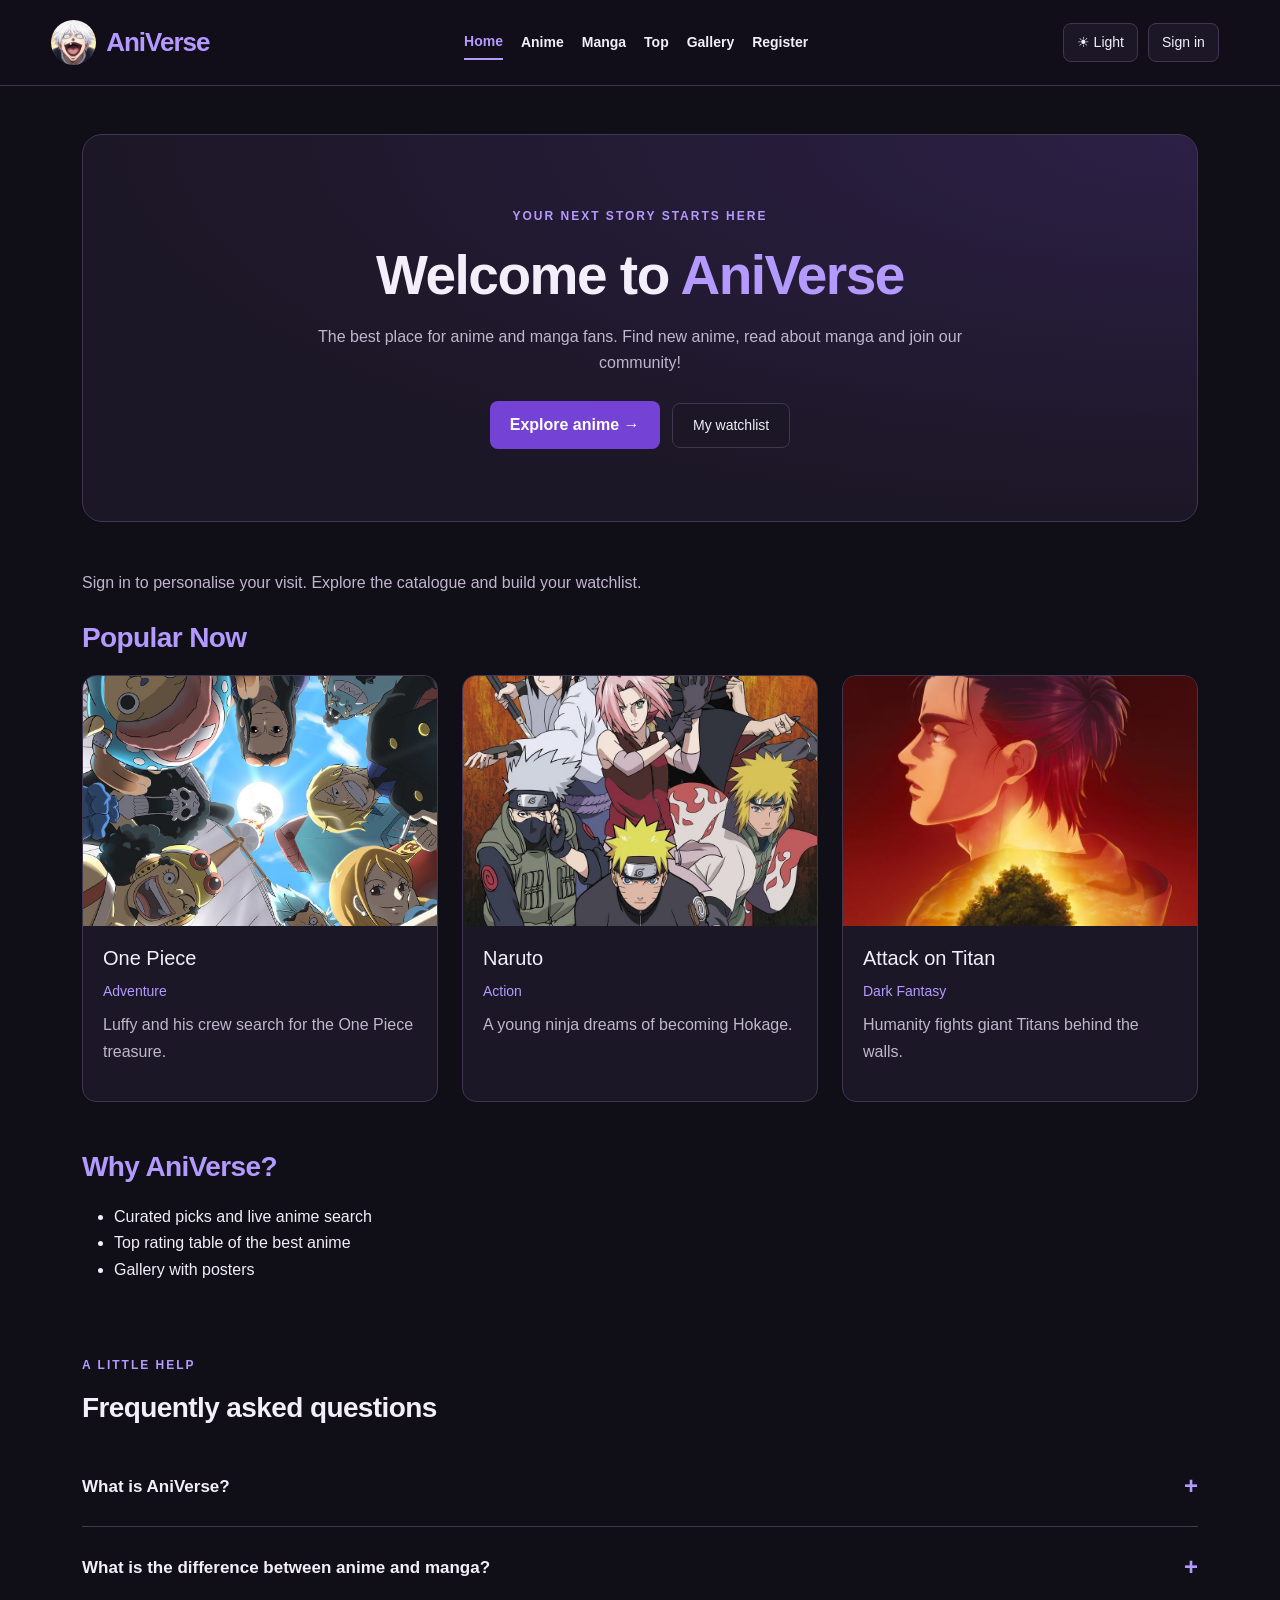
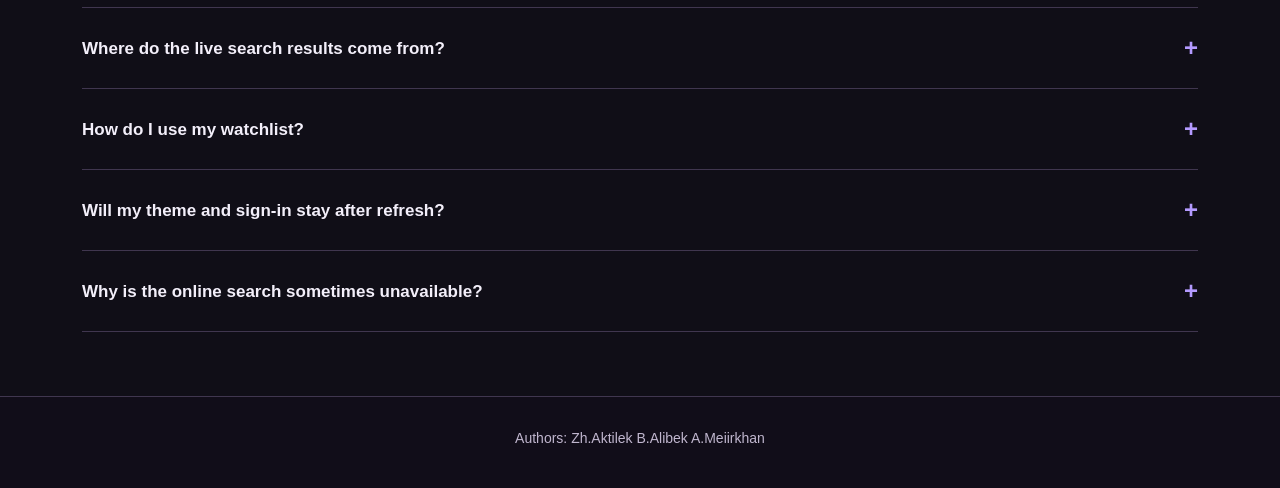
<file: index.html>
<!DOCTYPE html>
<html lang="en">
<head>
    <meta charset="UTF-8">
    <meta name="viewport" content="width=device-width, initial-scale=1.0">
    <title>AniVerse - Home</title>
    <link rel="stylesheet" href="vendor/bootstrap.min.css">
    <script src="js/theme.js"></script>
    <link rel="stylesheet" href="css/style.css">
    <link rel="stylesheet" href="css/final.css">
</head>
<body>
    <a class="skip-link" href="#mainContent">Skip to content</a>

    <header class="header">
        <a href="index.html" class="logo">
            <img src="images/logo.jpg" alt="AniVerse logo">
            <span>AniVerse</span>
        </a>
        <nav class="nav" aria-label="Main navigation">
            <a href="index.html" class="active" aria-current="page">Home</a>
            <a href="anime.html">Anime</a>
            <a href="manga.html">Manga</a>
            <a href="top.html">Top</a>
            <a href="gallery.html">Gallery</a>
            <a href="register.html">Register</a>
        </nav>
        <div class="header-actions"><button id="themeToggle" type="button" class="utility-btn">☀ Light</button><a href="signin.html" id="signInLink" class="utility-btn">Sign in</a><span id="userName"></span><button id="signOut" type="button" class="utility-btn" hidden>Sign out</button></div>
    </header>
    <p id="siteNotice" class="site-notice" role="status"></p>

    <main id="mainContent">
        <div class="container">
            <section class="hero text-center mb-5">
                <p class="eyebrow">YOUR NEXT STORY STARTS HERE</p><h1>Welcome to <span class="title">AniVerse</span></h1>
                <p class="mt-3 mb-4">The best place for anime and manga fans. Find new anime, read about manga and join our community!</p>
                <a href="anime.html" class="btn-anime">Explore anime →</a> <a href="top.html" class="utility-btn">My watchlist</a>
            </section>

            <p id="memberWelcome" class="member-welcome"></p>
            <section>
                <h2 class="title">Popular Now</h2>
                <div class="row g-4">
                    <div class="col-12 col-md-6 col-lg-4">
                    <div class="anime-card">
                        <img src="images/one-piece.jpg" alt="One Piece">
                        <div class="info">
                            <h3 class="h5">One Piece</h3>
                            <span class="genre">Adventure</span>
                            <p class="mt-2">Luffy and his crew search for the One Piece treasure.</p>
                        </div>
                    </div>
                    </div>
                    <div class="col-12 col-md-6 col-lg-4">
                    <div class="anime-card">
                        <img src="images/naruto.jpg" alt="Naruto">
                        <div class="info">
                            <h3 class="h5">Naruto</h3>
                            <span class="genre">Action</span>
                            <p class="mt-2">A young ninja dreams of becoming Hokage.</p>
                        </div>
                    </div>
                    </div>
                    <div class="col-12 col-md-6 col-lg-4">
                    <div class="anime-card">
                        <img src="images/attack-on-titan.jpg" alt="Attack on Titan">
                        <div class="info">
                            <h3 class="h5">Attack on Titan</h3>
                            <span class="genre">Dark Fantasy</span>
                            <p class="mt-2">Humanity fights giant Titans behind the walls.</p>
                        </div>
                    </div>
                    </div>
                </div>
            </section>

            <section class="mt-5">
                <h2 class="title">Why AniVerse?</h2>
                <ul>
                    <li>Curated picks and live anime search</li>
                    <li>Top rating table of the best anime</li>
                    <li>Gallery with posters</li>
                </ul>
            </section>
<section class="faq-section mt-5" aria-labelledby="faqTitle"><p class="eyebrow">A LITTLE HELP</p><h2 id="faqTitle">Frequently asked questions</h2><article class="faq-item"><h3><button type="button" class="faq-question" aria-expanded="false" aria-controls="faqAnswer0">What is AniVerse?<span class="faq-indicator" aria-hidden="true">+</span></button></h3><div id="faqAnswer0" class="faq-answer" style="display:none"><p>AniVerse is a student fan website for discovering anime and manga, viewing posters and keeping a watchlist.</p></div></article><article class="faq-item"><h3><button type="button" class="faq-question" aria-expanded="false" aria-controls="faqAnswer1">What is the difference between anime and manga?<span class="faq-indicator" aria-hidden="true">+</span></button></h3><div id="faqAnswer1" class="faq-answer" style="display:none"><p>Anime is animation. Manga is a comic or graphic novel. Some anime adapt stories first published as manga.</p></div></article><article class="faq-item"><h3><button type="button" class="faq-question" aria-expanded="false" aria-controls="faqAnswer2">Where do the live search results come from?<span class="faq-indicator" aria-hidden="true">+</span></button></h3><div id="faqAnswer2" class="faq-answer" style="display:none"><p>Our Discover search uses Kitsu, a public API for anime and manga information. It provides titles, posters, scores and descriptions.</p></div></article><article class="faq-item"><h3><button type="button" class="faq-question" aria-expanded="false" aria-controls="faqAnswer3">How do I use my watchlist?<span class="faq-indicator" aria-hidden="true">+</span></button></h3><div id="faqAnswer3" class="faq-answer" style="display:none"><p>Open the Top page and add an anime title, genre and episode count. You can edit or delete entries, and your list is saved in this browser.</p></div></article><article class="faq-item"><h3><button type="button" class="faq-question" aria-expanded="false" aria-controls="faqAnswer4">Will my theme and sign-in stay after refresh?<span class="faq-indicator" aria-hidden="true">+</span></button></h3><div id="faqAnswer4" class="faq-answer" style="display:none"><p>Yes. Your theme, demo sign-in and watchlist are saved in localStorage in this browser. Clearing browser data removes them.</p></div></article><article class="faq-item"><h3><button type="button" class="faq-question" aria-expanded="false" aria-controls="faqAnswer5">Why is the online search sometimes unavailable?<span class="faq-indicator" aria-hidden="true">+</span></button></h3><div id="faqAnswer5" class="faq-answer" style="display:none"><p>Kitsu needs an internet connection and has request limits. If it fails, read the error message, wait a little and search again.</p></div></article></section>
        </div>
    </main>

    <footer class="footer">
        <p>Authors: Zh.Aktilek B.Alibek A.Meiirkhan</p>
    </footer>

    <script src="vendor/jquery-3.7.1.min.js"></script>
    <script src="js/script.js"></script>
    <script src="js/final.js"></script>

</body>
</html>
</file>
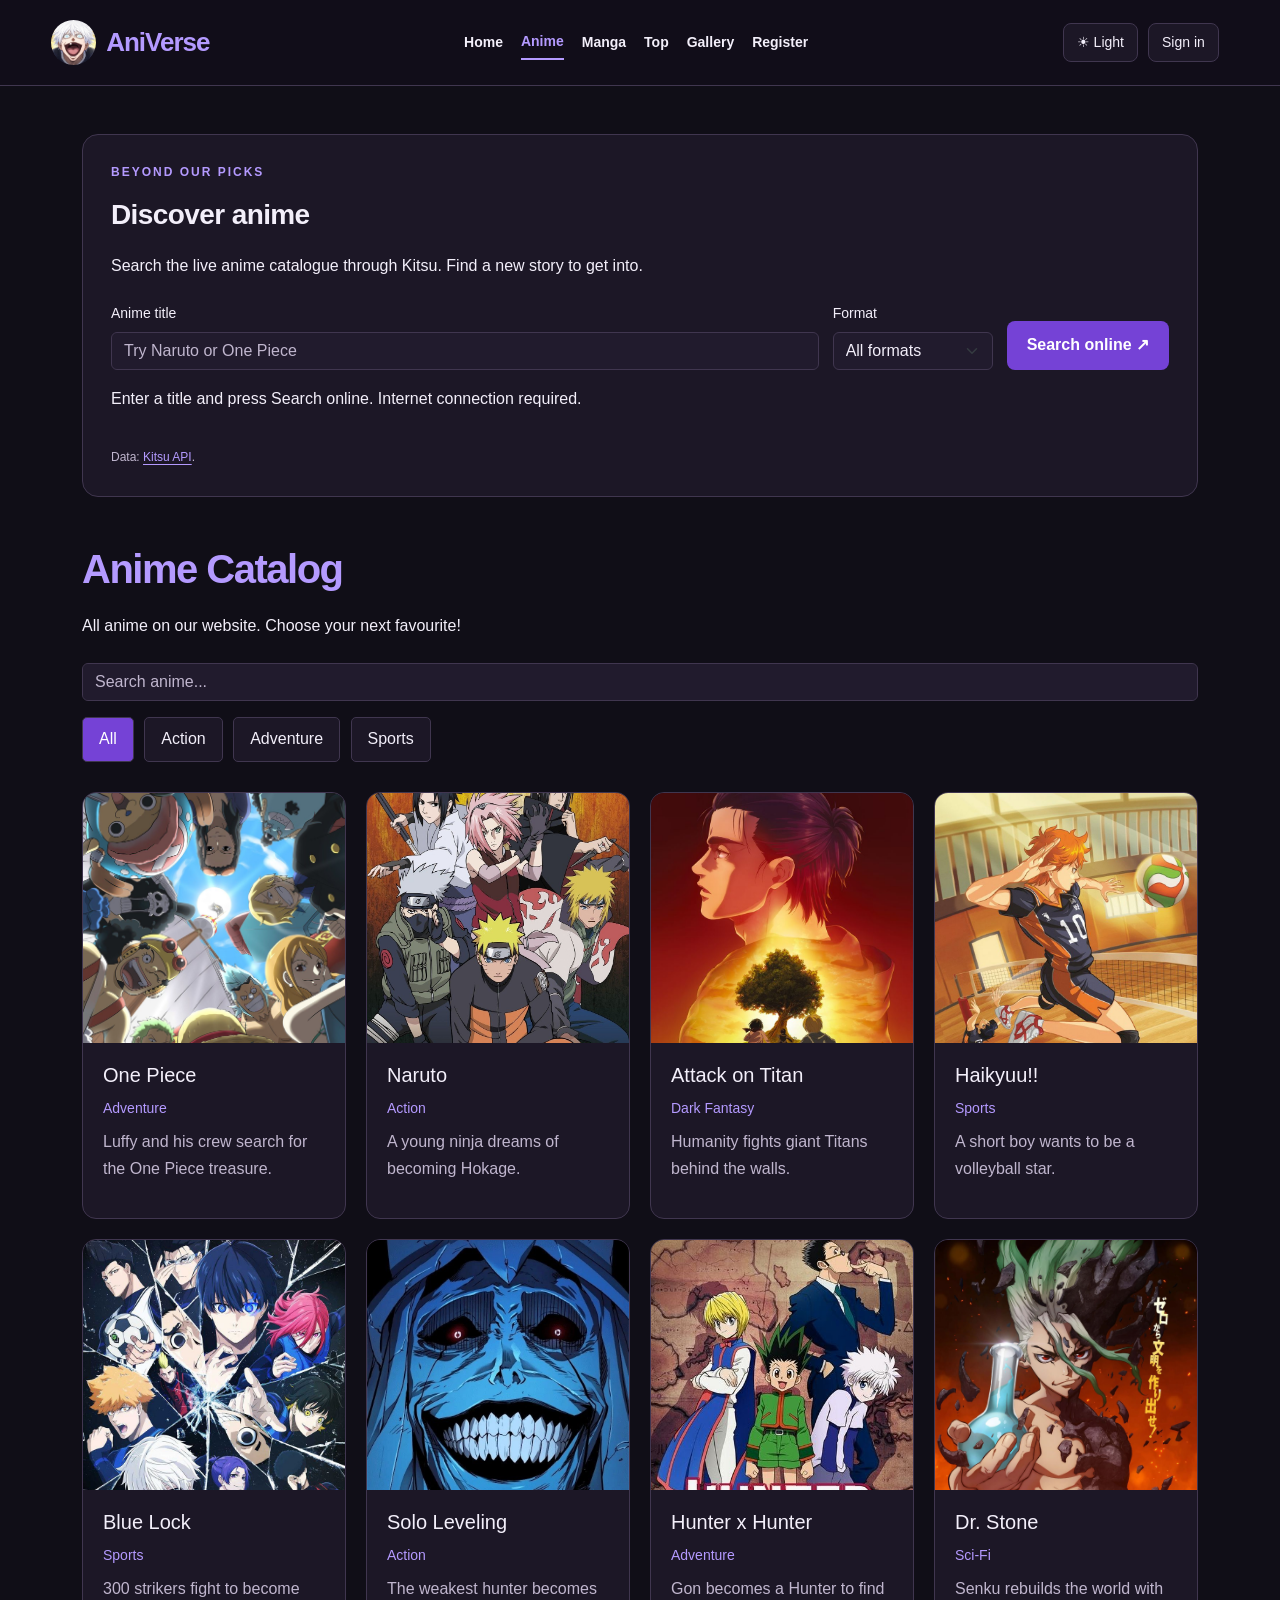
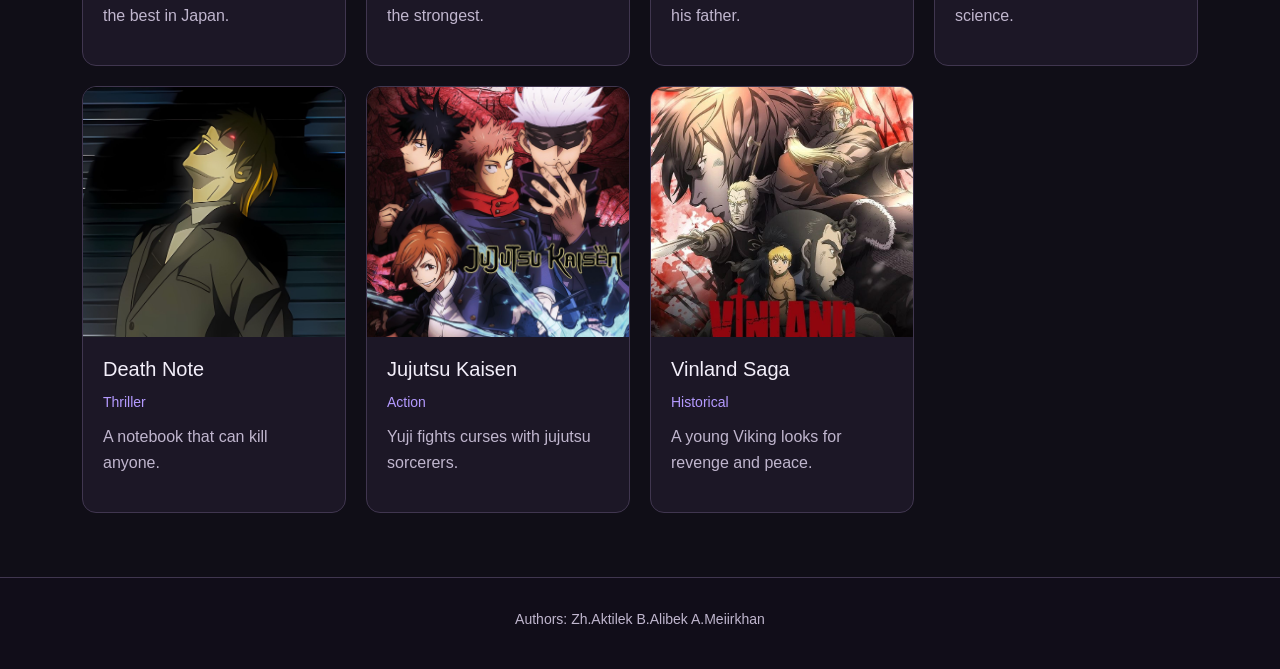
<file: anime.html>
<!DOCTYPE html>
<html lang="en">
<head>
    <meta charset="UTF-8">
    <meta name="viewport" content="width=device-width, initial-scale=1.0">
    <title>AniVerse - Anime</title>
    <link rel="stylesheet" href="vendor/bootstrap.min.css">
    <script src="js/theme.js"></script>
    <link rel="stylesheet" href="css/style.css">
    <link rel="stylesheet" href="css/final.css">
</head>
<body>
    <a class="skip-link" href="#mainContent">Skip to content</a>

    <header class="header">
        <a href="index.html" class="logo">
            <img src="images/logo.jpg" alt="AniVerse logo">
            <span>AniVerse</span>
        </a>
        <nav class="nav" aria-label="Main navigation">
            <a href="index.html">Home</a>
            <a href="anime.html" class="active" aria-current="page">Anime</a>
            <a href="manga.html">Manga</a>
            <a href="top.html">Top</a>
            <a href="gallery.html">Gallery</a>
            <a href="register.html">Register</a>
        </nav>
        <div class="header-actions"><button id="themeToggle" type="button" class="utility-btn">☀ Light</button><a href="signin.html" id="signInLink" class="utility-btn">Sign in</a><span id="userName"></span><button id="signOut" type="button" class="utility-btn" hidden>Sign out</button></div>
    </header>
    <p id="siteNotice" class="site-notice" role="status"></p>

    <main id="mainContent">
        <div class="container">
            <section class="discover-section mb-5" aria-labelledby="discoverTitle">
    <p class="eyebrow">BEYOND OUR PICKS</p><h2 id="discoverTitle">Discover anime</h2>
    <p>Search the live anime catalogue through Kitsu. Find a new story to get into.</p>
    <form id="apiForm" class="api-search">
        <div><label for="apiQuery">Anime title</label><input id="apiQuery" class="form-control" type="search" placeholder="Try Naruto or One Piece" minlength="2" maxlength="100" required></div>
        <div><label for="apiType">Format</label><select id="apiType" class="form-select"><option value="">All formats</option><option value="TV">TV series</option><option value="movie">Movie</option><option value="OVA">OVA</option></select></div>
        <button id="apiSearchButton" type="submit" class="btn-anime">Search online ↗</button>
    </form>
    <p id="apiStatus" role="status" class="mt-3">Enter a title and press Search online. Internet connection required.</p>
    <div id="apiResults" class="anime-grid" aria-busy="false"></div>
    <p class="source-credit">Data: <a href="https://kitsu.docs.apiary.io/" target="_blank" rel="noopener noreferrer">Kitsu API</a>.</p>
</section><h1 class="title">Anime Catalog</h1>
            <p class="mb-4">All anime on our website. Choose your next favourite!</p>

            <div class="search-box mb-4">
                <input type="text" id="searchInput" class="form-control mb-3" placeholder="Search anime...">
                <button class="filter-btn active" data-genre="All">All</button>
                <button class="filter-btn" data-genre="Action">Action</button>
                <button class="filter-btn" data-genre="Adventure">Adventure</button>
                <button class="filter-btn" data-genre="Sports">Sports</button>
            </div>
            <p id="noResults" class="no-results">No anime found.</p>


            <div class="anime-grid" id="animeList">
                    <div class="anime-card">
                    <img src="images/one-piece.jpg" alt="One Piece">
                    <div class="info">
                        <h3 class="h5">One Piece</h3>
                        <span class="genre">Adventure</span>
                        <p class="mt-2">Luffy and his crew search for the One Piece treasure.</p>
                    </div>
                </div>
                    <div class="anime-card">
                    <img src="images/naruto.jpg" alt="Naruto">
                    <div class="info">
                        <h3 class="h5">Naruto</h3>
                        <span class="genre">Action</span>
                        <p class="mt-2">A young ninja dreams of becoming Hokage.</p>
                    </div>
                </div>
                    <div class="anime-card">
                    <img src="images/attack-on-titan.jpg" alt="Attack on Titan">
                    <div class="info">
                        <h3 class="h5">Attack on Titan</h3>
                        <span class="genre">Dark Fantasy</span>
                        <p class="mt-2">Humanity fights giant Titans behind the walls.</p>
                    </div>
                </div>
                    <div class="anime-card">
                    <img src="images/haikyuu.jpg" alt="Haikyuu!!">
                    <div class="info">
                        <h3 class="h5">Haikyuu!!</h3>
                        <span class="genre">Sports</span>
                        <p class="mt-2">A short boy wants to be a volleyball star.</p>
                    </div>
                </div>
                    <div class="anime-card">
                    <img src="images/blue-lock.jpg" alt="Blue Lock">
                    <div class="info">
                        <h3 class="h5">Blue Lock</h3>
                        <span class="genre">Sports</span>
                        <p class="mt-2">300 strikers fight to become the best in Japan.</p>
                    </div>
                </div>
                    <div class="anime-card">
                    <img src="images/solo-leveling.jpg" alt="Solo Leveling">
                    <div class="info">
                        <h3 class="h5">Solo Leveling</h3>
                        <span class="genre">Action</span>
                        <p class="mt-2">The weakest hunter becomes the strongest.</p>
                    </div>
                </div>
                    <div class="anime-card">
                    <img src="images/hunter-x-hunter.jpg" alt="Hunter x Hunter">
                    <div class="info">
                        <h3 class="h5">Hunter x Hunter</h3>
                        <span class="genre">Adventure</span>
                        <p class="mt-2">Gon becomes a Hunter to find his father.</p>
                    </div>
                </div>
                    <div class="anime-card">
                    <img src="images/dr-stone.jpg" alt="Dr. Stone">
                    <div class="info">
                        <h3 class="h5">Dr. Stone</h3>
                        <span class="genre">Sci-Fi</span>
                        <p class="mt-2">Senku rebuilds the world with science.</p>
                    </div>
                </div>
                    <div class="anime-card">
                    <img src="images/death-note.jpg" alt="Death Note">
                    <div class="info">
                        <h3 class="h5">Death Note</h3>
                        <span class="genre">Thriller</span>
                        <p class="mt-2">A notebook that can kill anyone.</p>
                    </div>
                </div>
                    <div class="anime-card">
                    <img src="images/jujutsu-kaisen.jpg" alt="Jujutsu Kaisen">
                    <div class="info">
                        <h3 class="h5">Jujutsu Kaisen</h3>
                        <span class="genre">Action</span>
                        <p class="mt-2">Yuji fights curses with jujutsu sorcerers.</p>
                    </div>
                </div>
                    <div class="anime-card">
                    <img src="images/vinland-saga.jpg" alt="Vinland Saga">
                    <div class="info">
                        <h3 class="h5">Vinland Saga</h3>
                        <span class="genre">Historical</span>
                        <p class="mt-2">A young Viking looks for revenge and peace.</p>
                    </div>
                </div>
            </div>
        </div>
    </main>

    <footer class="footer">
        <p>Authors: Zh.Aktilek B.Alibek A.Meiirkhan</p>
    </footer>

    <script src="vendor/jquery-3.7.1.min.js"></script>
    <script src="js/script.js"></script>
    <script src="js/final.js"></script>

</body>
</html>
</file>
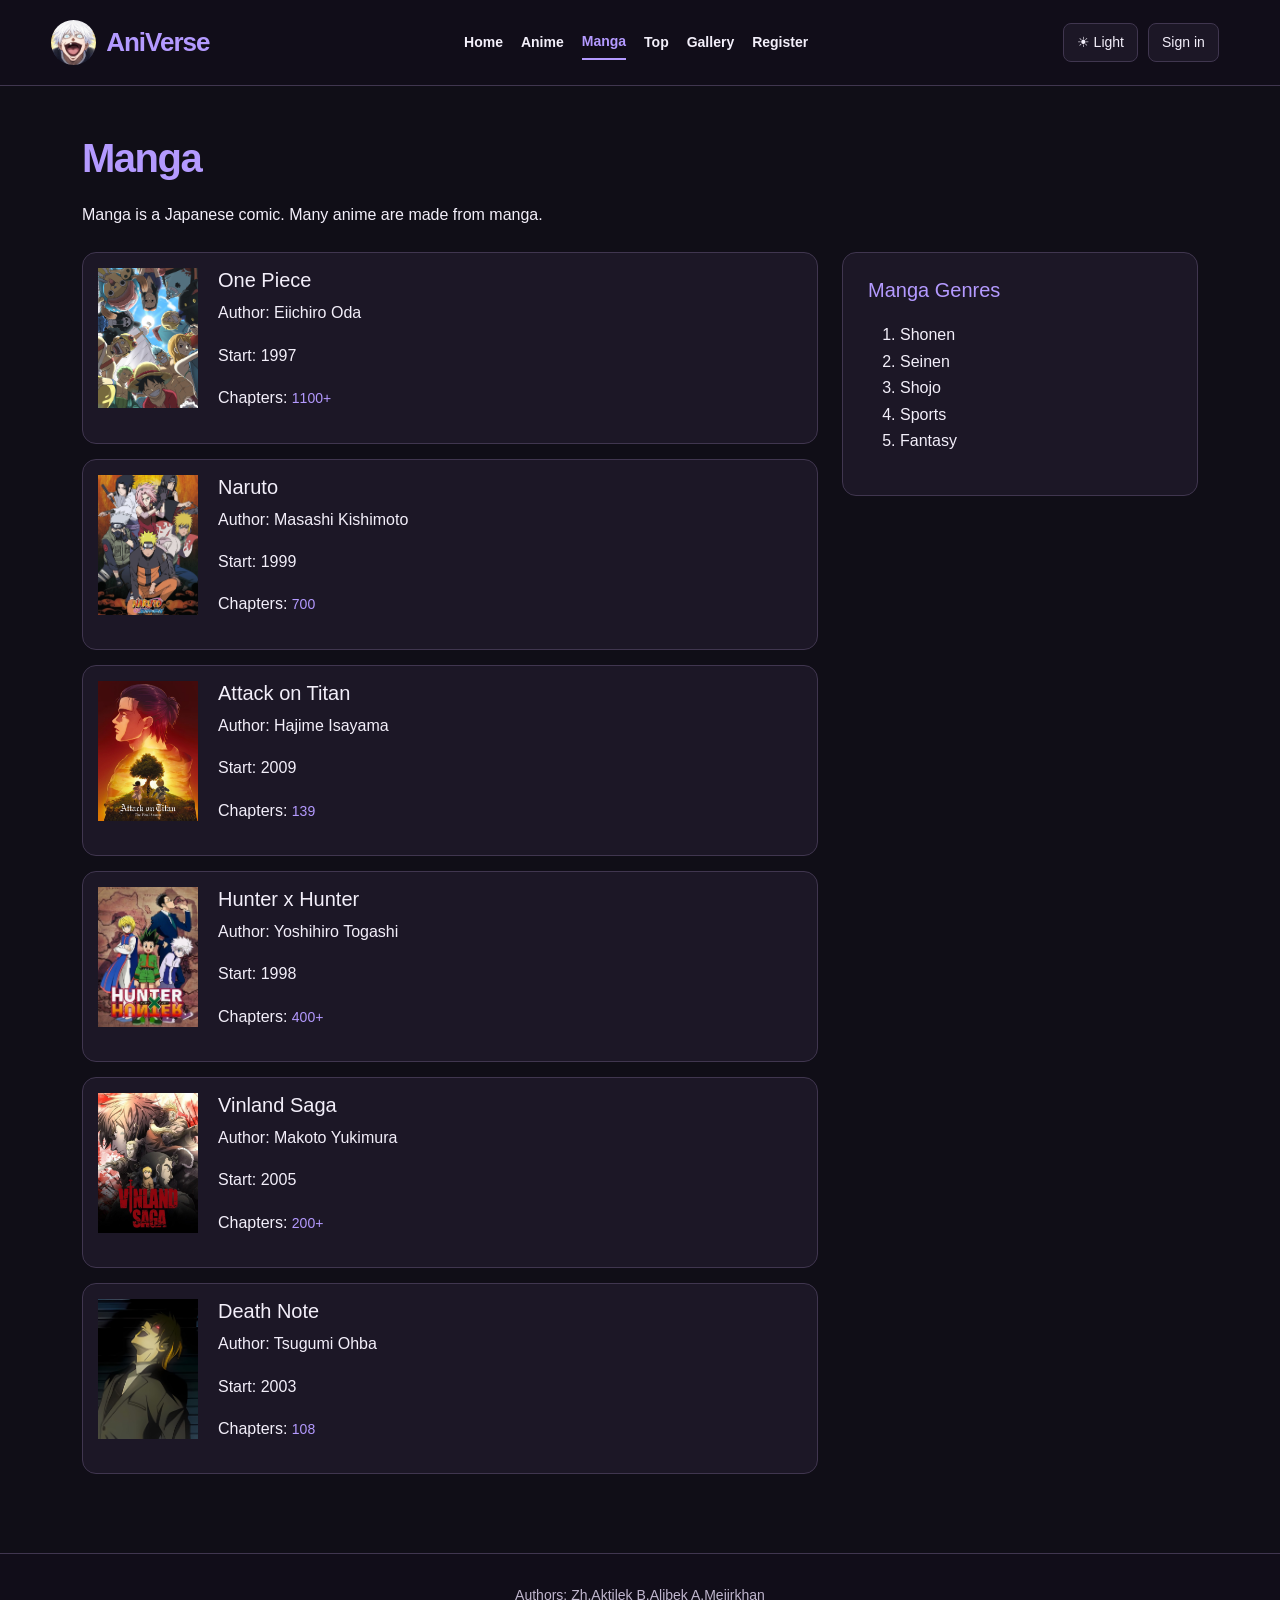
<file: manga.html>
<!DOCTYPE html>
<html lang="en">
<head>
    <meta charset="UTF-8">
    <meta name="viewport" content="width=device-width, initial-scale=1.0">
    <title>AniVerse - Manga</title>
    <link rel="stylesheet" href="vendor/bootstrap.min.css">
    <script src="js/theme.js"></script>
    <link rel="stylesheet" href="css/style.css">
    <link rel="stylesheet" href="css/final.css">
</head>
<body>
    <a class="skip-link" href="#mainContent">Skip to content</a>

    <header class="header">
        <a href="index.html" class="logo">
            <img src="images/logo.jpg" alt="AniVerse logo">
            <span>AniVerse</span>
        </a>
        <nav class="nav" aria-label="Main navigation">
            <a href="index.html">Home</a>
            <a href="anime.html">Anime</a>
            <a href="manga.html" class="active" aria-current="page">Manga</a>
            <a href="top.html">Top</a>
            <a href="gallery.html">Gallery</a>
            <a href="register.html">Register</a>
        </nav>
        <div class="header-actions"><button id="themeToggle" type="button" class="utility-btn">☀ Light</button><a href="signin.html" id="signInLink" class="utility-btn">Sign in</a><span id="userName"></span><button id="signOut" type="button" class="utility-btn" hidden>Sign out</button></div>
    </header>
    <p id="siteNotice" class="site-notice" role="status"></p>

    <main id="mainContent">
        <div class="container">
            <h1 class="title">Manga</h1>
            <p class="mb-4">Manga is a Japanese comic. Many anime are made from manga.</p>

            <div class="row">
                <div class="col-12 col-lg-8">
                    <div class="manga-item">
                        <img src="images/one-piece.jpg" alt="One Piece">
                        <div>
                            <h3 class="h5">One Piece</h3>
                            <p>Author: Eiichiro Oda</p>
                            <p>Start: 1997</p>
                            <p>Chapters: <span class="genre">1100+</span></p>
                        </div>
                    </div>
                    <div class="manga-item">
                        <img src="images/naruto.jpg" alt="Naruto">
                        <div>
                            <h3 class="h5">Naruto</h3>
                            <p>Author: Masashi Kishimoto</p>
                            <p>Start: 1999</p>
                            <p>Chapters: <span class="genre">700</span></p>
                        </div>
                    </div>
                    <div class="manga-item">
                        <img src="images/attack-on-titan.jpg" alt="Attack on Titan">
                        <div>
                            <h3 class="h5">Attack on Titan</h3>
                            <p>Author: Hajime Isayama</p>
                            <p>Start: 2009</p>
                            <p>Chapters: <span class="genre">139</span></p>
                        </div>
                    </div>
                    <div class="manga-item">
                        <img src="images/hunter-x-hunter.jpg" alt="Hunter x Hunter">
                        <div>
                            <h3 class="h5">Hunter x Hunter</h3>
                            <p>Author: Yoshihiro Togashi</p>
                            <p>Start: 1998</p>
                            <p>Chapters: <span class="genre">400+</span></p>
                        </div>
                    </div>
                    <div class="manga-item">
                        <img src="images/vinland-saga.jpg" alt="Vinland Saga">
                        <div>
                            <h3 class="h5">Vinland Saga</h3>
                            <p>Author: Makoto Yukimura</p>
                            <p>Start: 2005</p>
                            <p>Chapters: <span class="genre">200+</span></p>
                        </div>
                    </div>
                    <div class="manga-item">
                        <img src="images/death-note.jpg" alt="Death Note">
                        <div>
                            <h3 class="h5">Death Note</h3>
                            <p>Author: Tsugumi Ohba</p>
                            <p>Start: 2003</p>
                            <p>Chapters: <span class="genre">108</span></p>
                        </div>
                    </div>
                </div>

                <div class="col-12 col-lg-4">
                    <div class="form-box">
                        <h3 class="h5 title">Manga Genres</h3>
                        <ol>
                            <li>Shonen</li>
                            <li>Seinen</li>
                            <li>Shojo</li>
                            <li>Sports</li>
                            <li>Fantasy</li>
                        </ol>
                    </div>
                </div>
            </div>
        </div>
    </main>

    <footer class="footer">
        <p>Authors: Zh.Aktilek B.Alibek A.Meiirkhan</p>
    </footer>

    <script src="vendor/jquery-3.7.1.min.js"></script>
    <script src="js/script.js"></script>
    <script src="js/final.js"></script>

</body>
</html>
</file>
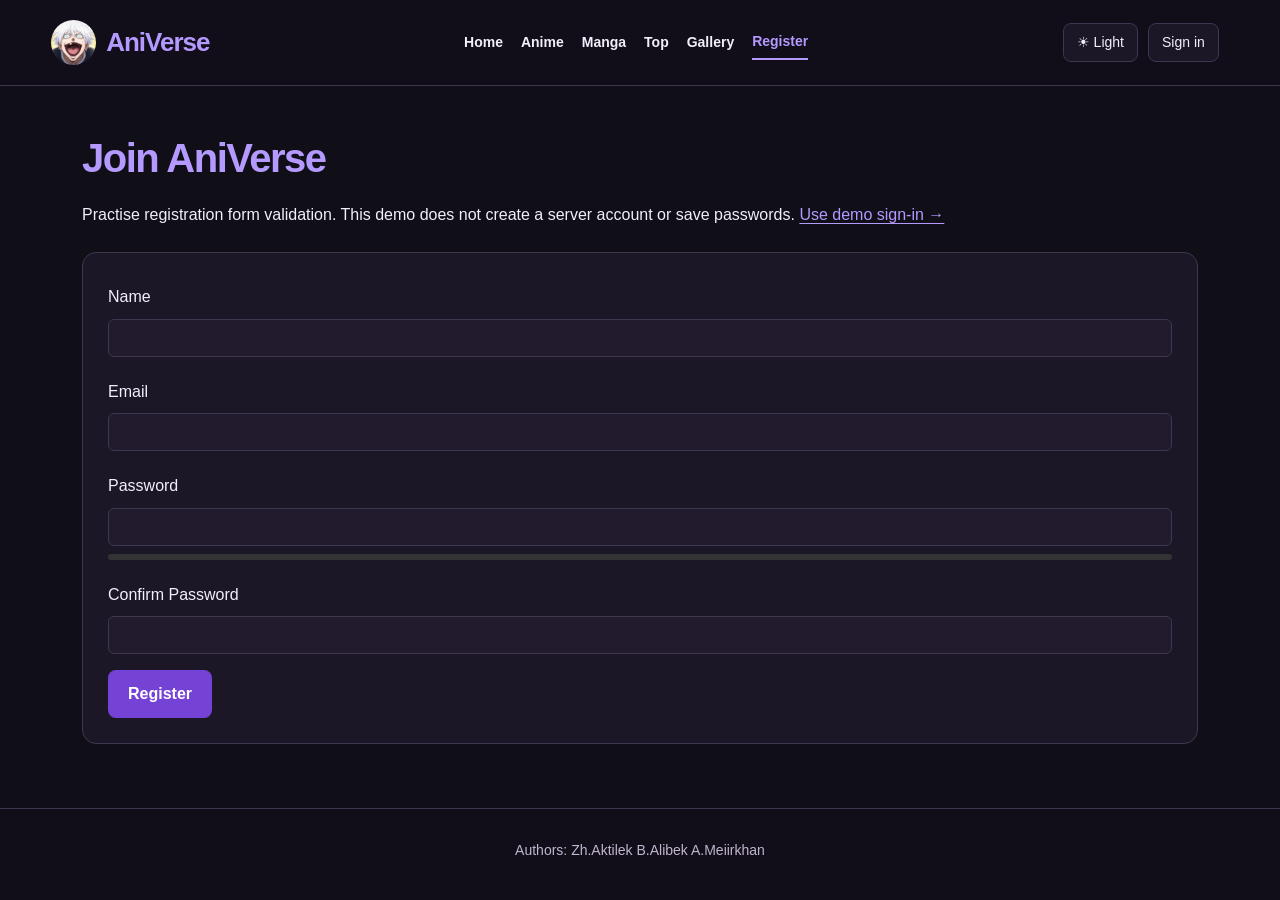
<file: register.html>
<!DOCTYPE html>
<html lang="en">
<head>
    <meta charset="UTF-8">
    <meta name="viewport" content="width=device-width, initial-scale=1.0">
    <title>AniVerse - Register</title>
    <link rel="stylesheet" href="vendor/bootstrap.min.css">
    <script src="js/theme.js"></script>
    <link rel="stylesheet" href="css/style.css">
    <link rel="stylesheet" href="css/final.css">
</head>
<body>
    <a class="skip-link" href="#mainContent">Skip to content</a>

    <header class="header">
        <a href="index.html" class="logo">
            <img src="images/logo.jpg" alt="AniVerse logo">
            <span>AniVerse</span>
        </a>
        <nav class="nav" aria-label="Main navigation">
            <a href="index.html">Home</a>
            <a href="anime.html">Anime</a>
            <a href="manga.html">Manga</a>
            <a href="top.html">Top</a>
            <a href="gallery.html">Gallery</a>
            <a href="register.html" class="active" aria-current="page">Register</a>
        </nav>
        <div class="header-actions"><button id="themeToggle" type="button" class="utility-btn">☀ Light</button><a href="signin.html" id="signInLink" class="utility-btn">Sign in</a><span id="userName"></span><button id="signOut" type="button" class="utility-btn" hidden>Sign out</button></div>
    </header>
    <p id="siteNotice" class="site-notice" role="status"></p>

    <main id="mainContent">
        <div class="container">
            <h1 class="title">Join AniVerse</h1>
            <p class="mb-4">Practise registration form validation. This demo does not create a server account or save passwords. <a class="text-link" href="signin.html">Use demo sign-in →</a></p>

            <form id="registerForm" class="form-box" novalidate>
                <div class="mb-3">
                    <label for="name" class="form-label">Name</label>
                    <input type="text" id="name" class="form-control">
                    <div class="invalid-feedback">Please enter your name.</div>
                </div>

                <div class="mb-3">
                    <label for="email" class="form-label">Email</label>
                    <input type="email" id="email" class="form-control">
                    <div class="invalid-feedback">Please enter a correct email, for example name@mail.com</div>
                </div>

                <div class="mb-3">
                    <label for="password" class="form-label">Password</label>
                    <input type="password" id="password" class="form-control">
                    <div class="invalid-feedback">Password must have at least 6 characters.</div>
                    <div class="strength-bar"><div id="strengthFill"></div></div>
                    <p id="strengthText" class="strength-text"></p>
                </div>

                <div class="mb-3">
                    <label for="confirm" class="form-label">Confirm Password</label>
                    <input type="password" id="confirm" class="form-control">
                    <div class="invalid-feedback">Passwords do not match.</div>
                </div>

                <button type="submit" class="btn-anime">Register</button>
            </form>

            <div id="formAlert" class="alert mt-4" style="display: none;"></div>
        </div>
    </main>

    <footer class="footer">
        <p>Authors: Zh.Aktilek B.Alibek A.Meiirkhan</p>
    </footer>

    <script src="vendor/jquery-3.7.1.min.js"></script>
    <script src="js/script.js"></script>
    <script src="js/final.js"></script>

</body>
</html>
</file>
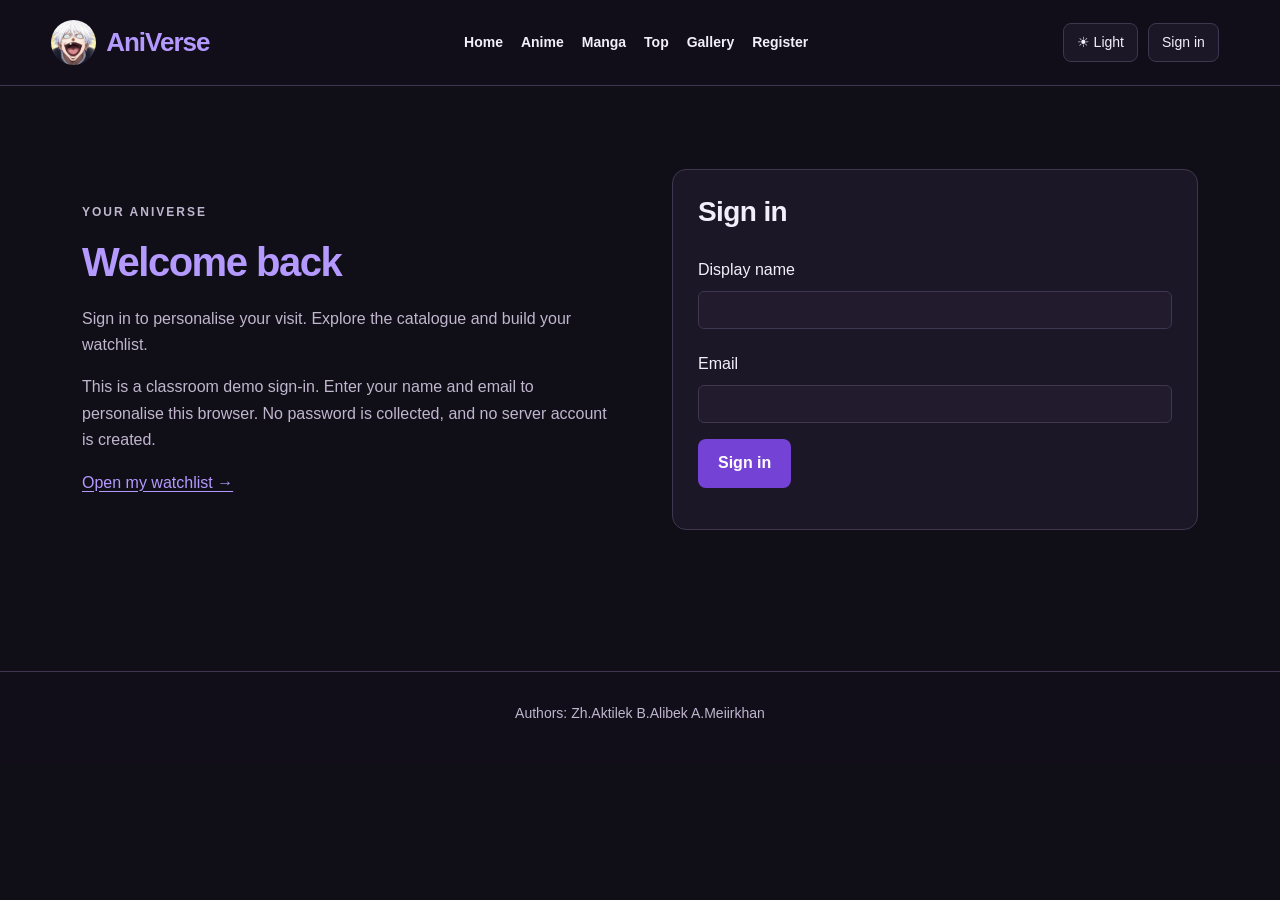
<file: signin.html>
<!DOCTYPE html>
<html lang="en">
<head>
    <meta charset="UTF-8">
    <meta name="viewport" content="width=device-width, initial-scale=1.0">
    <title>AniVerse - Sign in</title>
    <link rel="stylesheet" href="vendor/bootstrap.min.css">
    <script src="js/theme.js"></script>
    <link rel="stylesheet" href="css/style.css">
    <link rel="stylesheet" href="css/final.css">
</head>
<body>
    <a class="skip-link" href="#mainContent">Skip to content</a>

    <header class="header">
        <a href="index.html" class="logo">
            <img src="images/logo.jpg" alt="AniVerse logo">
            <span>AniVerse</span>
        </a>
        <nav class="nav" aria-label="Main navigation">
            <a href="index.html">Home</a>
            <a href="anime.html">Anime</a>
            <a href="manga.html">Manga</a>
            <a href="top.html">Top</a>
            <a href="gallery.html">Gallery</a>
            <a href="register.html">Register</a>
        </nav>
        <div class="header-actions"><button id="themeToggle" type="button" class="utility-btn">☀ Light</button><a href="signin.html" id="signInLink" class="utility-btn">Sign in</a><span id="userName"></span><button id="signOut" type="button" class="utility-btn" hidden>Sign out</button></div>
    </header>
    <p id="siteNotice" class="site-notice" role="status"></p>

    <main id="mainContent"><div class="container account-layout">
        <section><p class="eyebrow">YOUR ANIVERSE</p><h1 class="title">Welcome back</h1>
        <p id="memberWelcome"></p>
        <p>This is a classroom demo sign-in. Enter your name and email to personalise this browser. No password is collected, and no server account is created.</p>
        <a href="top.html" class="text-link">Open my watchlist →</a></section>
        <section class="form-box"><h2>Sign in</h2>
        <form id="loginForm">
            <label for="displayName" class="form-label">Display name</label>
            <input id="displayName" name="displayName" class="form-control mb-3" required minlength="2" maxlength="50" autocomplete="nickname">
            <label for="loginEmail" class="form-label">Email</label>
            <input id="loginEmail" name="loginEmail" type="email" class="form-control mb-3" required maxlength="254" autocomplete="email">
            <button type="submit" class="btn-anime">Sign in</button>
            <p id="loginStatus" role="status" class="mt-3"></p>
        </form></section>
    </div></main>

    <footer class="footer">
        <p>Authors: Zh.Aktilek B.Alibek A.Meiirkhan</p>
    </footer>

    <script src="vendor/jquery-3.7.1.min.js"></script>
    <script src="js/script.js"></script>
    <script src="js/final.js"></script>

</body>
</html>
</file>
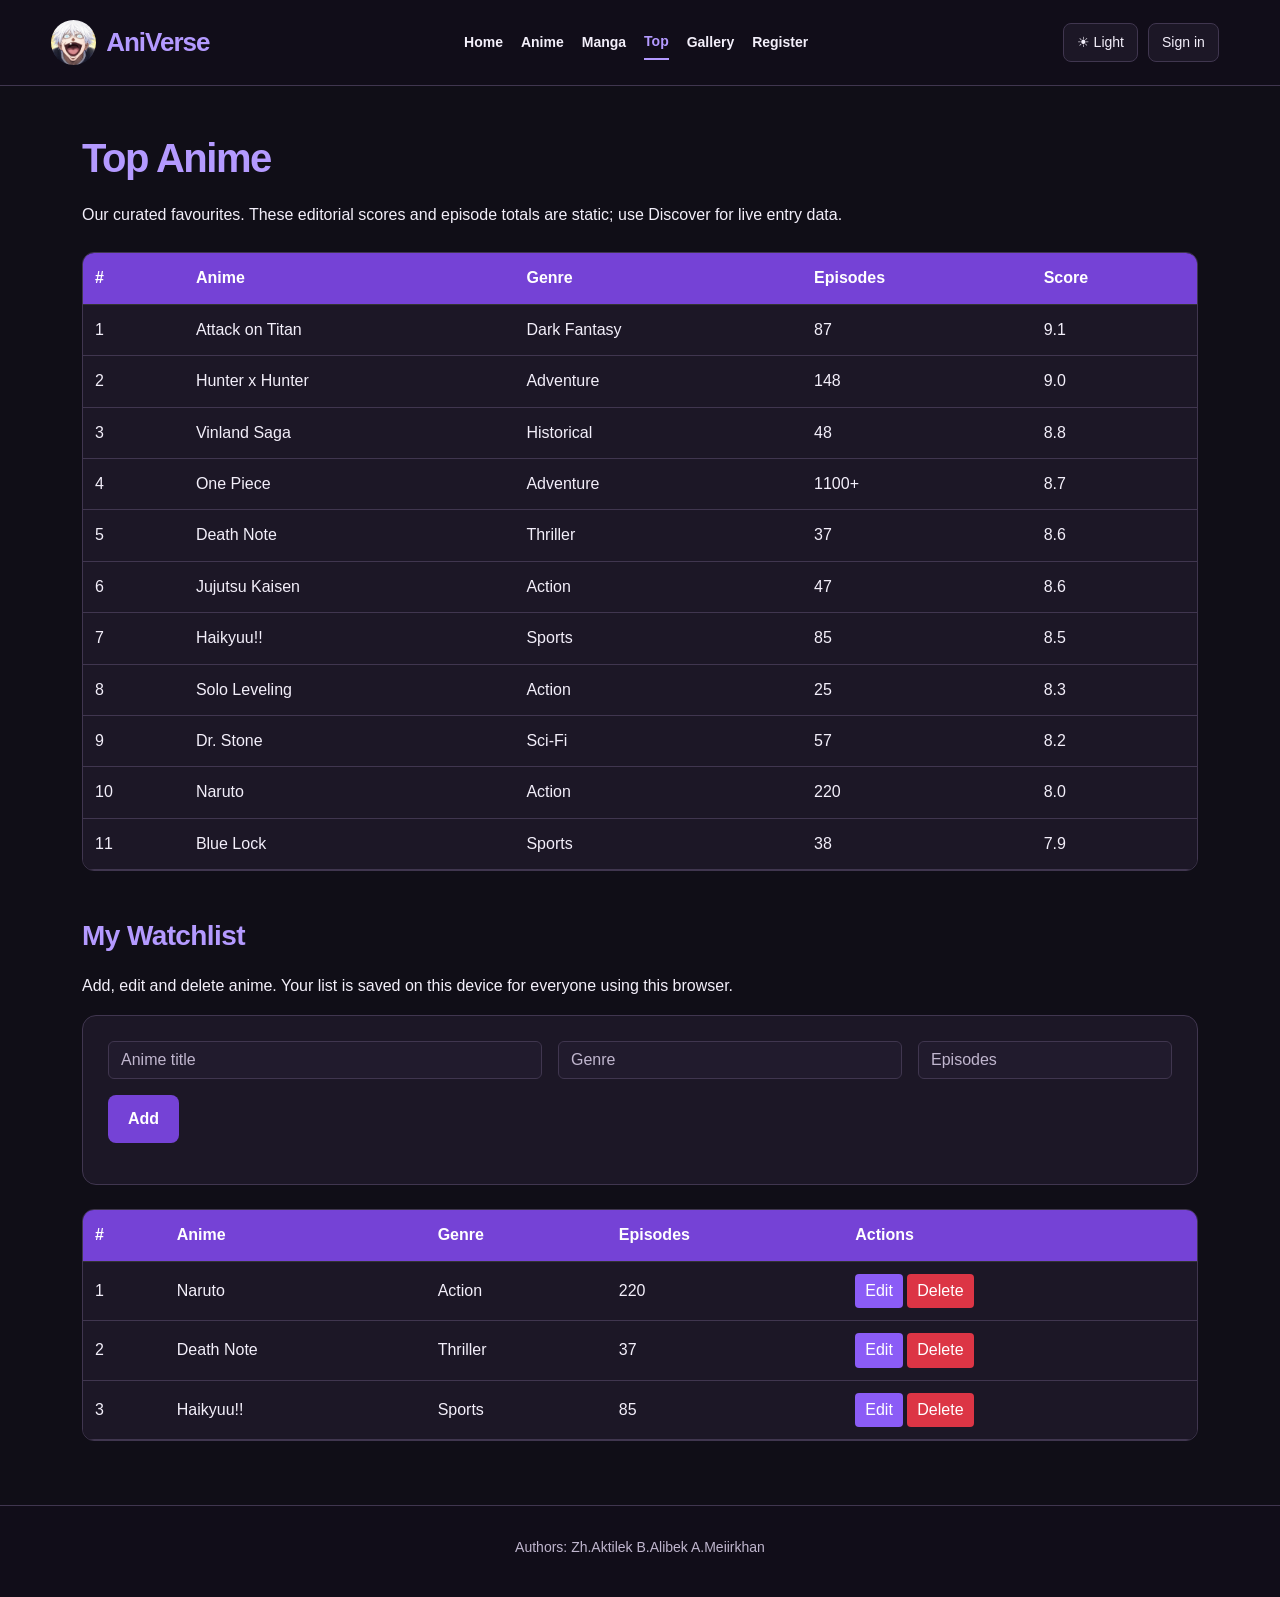
<file: top.html>
<!DOCTYPE html>
<html lang="en">
<head>
    <meta charset="UTF-8">
    <meta name="viewport" content="width=device-width, initial-scale=1.0">
    <title>AniVerse - Top</title>
    <link rel="stylesheet" href="vendor/bootstrap.min.css">
    <script src="js/theme.js"></script>
    <link rel="stylesheet" href="css/style.css">
    <link rel="stylesheet" href="css/final.css">
</head>
<body>
    <a class="skip-link" href="#mainContent">Skip to content</a>

    <header class="header">
        <a href="index.html" class="logo">
            <img src="images/logo.jpg" alt="AniVerse logo">
            <span>AniVerse</span>
        </a>
        <nav class="nav" aria-label="Main navigation">
            <a href="index.html">Home</a>
            <a href="anime.html">Anime</a>
            <a href="manga.html">Manga</a>
            <a href="top.html" class="active" aria-current="page">Top</a>
            <a href="gallery.html">Gallery</a>
            <a href="register.html">Register</a>
        </nav>
        <div class="header-actions"><button id="themeToggle" type="button" class="utility-btn">☀ Light</button><a href="signin.html" id="signInLink" class="utility-btn">Sign in</a><span id="userName"></span><button id="signOut" type="button" class="utility-btn" hidden>Sign out</button></div>
    </header>
    <p id="siteNotice" class="site-notice" role="status"></p>

    <main id="mainContent">
        <div class="container">
            <h1 class="title">Top Anime</h1>
            <p class="mb-4">Our curated favourites. These editorial scores and episode totals are static; use Discover for live entry data.</p>

            <div class="table-responsive">
                <table class="top-table">
                    <thead>
                        <tr>
                            <th>#</th>
                            <th>Anime</th>
                            <th>Genre</th>
                            <th>Episodes</th>
                            <th>Score</th>
                        </tr>
                    </thead>
                    <tbody>
                        <tr>
                            <td>1</td>
                            <td>Attack on Titan</td>
                            <td>Dark Fantasy</td>
                            <td>87</td>
                            <td>9.1</td>
                        </tr>
                        <tr>
                            <td>2</td>
                            <td>Hunter x Hunter</td>
                            <td>Adventure</td>
                            <td>148</td>
                            <td>9.0</td>
                        </tr>
                        <tr>
                            <td>3</td>
                            <td>Vinland Saga</td>
                            <td>Historical</td>
                            <td>48</td>
                            <td>8.8</td>
                        </tr>
                        <tr>
                            <td>4</td>
                            <td>One Piece</td>
                            <td>Adventure</td>
                            <td>1100+</td>
                            <td>8.7</td>
                        </tr>
                        <tr>
                            <td>5</td>
                            <td>Death Note</td>
                            <td>Thriller</td>
                            <td>37</td>
                            <td>8.6</td>
                        </tr>
                        <tr>
                            <td>6</td>
                            <td>Jujutsu Kaisen</td>
                            <td>Action</td>
                            <td>47</td>
                            <td>8.6</td>
                        </tr>
                        <tr>
                            <td>7</td>
                            <td>Haikyuu!!</td>
                            <td>Sports</td>
                            <td>85</td>
                            <td>8.5</td>
                        </tr>
                        <tr>
                            <td>8</td>
                            <td>Solo Leveling</td>
                            <td>Action</td>
                            <td>25</td>
                            <td>8.3</td>
                        </tr>
                        <tr>
                            <td>9</td>
                            <td>Dr. Stone</td>
                            <td>Sci-Fi</td>
                            <td>57</td>
                            <td>8.2</td>
                        </tr>
                        <tr>
                            <td>10</td>
                            <td>Naruto</td>
                            <td>Action</td>
                            <td>220</td>
                            <td>8.0</td>
                        </tr>
                        <tr>
                            <td>11</td>
                            <td>Blue Lock</td>
                            <td>Sports</td>
                            <td>38</td>
                            <td>7.9</td>
                        </tr>
                    </tbody>
                </table>
            </div>

            <h2 class="title mt-5">My Watchlist</h2>
            <p class="mb-3">Add, edit and delete anime. Your list is saved on this device for everyone using this browser.</p>

            <form id="watchForm" class="form-box mb-4">
                <div class="row g-3">
                    <div class="col-12 col-md-5">
                        <input type="text" id="watchTitle" class="form-control" placeholder="Anime title" aria-label="Anime title" maxlength="120" required>
                    </div>
                    <div class="col-12 col-md-4">
                        <input type="text" id="watchGenre" class="form-control" placeholder="Genre" aria-label="Genre" maxlength="60" required>
                    </div>
                    <div class="col-12 col-md-3">
                        <input type="number" id="watchEpisodes" class="form-control" placeholder="Episodes" aria-label="Episodes" min="1" max="10000" step="1" required>
                    </div>
                </div>
                <button type="submit" id="saveBtn" class="btn-anime mt-3">Add</button> <button id="cancelEdit" type="button" class="utility-btn" hidden>Cancel edit</button>
                <p id="watchError" class="error-text mt-2"></p>
            </form>

            <div class="table-responsive">
                <table class="top-table">
                    <thead>
                        <tr>
                            <th>#</th>
                            <th>Anime</th>
                            <th>Genre</th>
                            <th>Episodes</th>
                            <th>Actions</th>
                        </tr>
                    </thead>
                    <tbody id="watchBody"></tbody>
                </table>
            </div>
        </div>
    </main>

    <footer class="footer">
        <p>Authors: Zh.Aktilek B.Alibek A.Meiirkhan</p>
    </footer>

    <script src="vendor/jquery-3.7.1.min.js"></script>
    <script src="js/script.js"></script>
    <script src="js/final.js"></script>

</body>
</html>
</file>
<file: css/style.css>
* {
    margin: 0;
    padding: 0;
    box-sizing: border-box;
}

body {
    font-family: Arial, sans-serif;
    background-color: #0f0d14;
    color: #e5e5e5;
}

a {
    color: #e5e5e5;
    text-decoration: none;
}

img {
    display: block;
    width: 100%;
}

h1 {
    font-size: 40px;
}

main {
    padding: 40px 0;
}

.title {
    color: #8b5cf6;
    margin-bottom: 20px;
}

.header {
    display: flex;
    justify-content: space-between;
    align-items: center;
    padding: 15px 40px;
    background-color: #000;
    border-bottom: 2px solid #8b5cf6;
}

.logo {
    display: flex;
    align-items: center;
    gap: 10px;
    font-size: 26px;
    font-weight: bold;
    color: #8b5cf6;
}

.logo img {
    width: 45px;
    height: 45px;
    border-radius: 50%;
    object-fit: cover;
}

.nav {
    display: flex;
    gap: 20px;
}

.nav a:hover {
    color: #8b5cf6;
}

.nav .active {
    color: #8b5cf6;
}

.btn-anime {
    display: inline-block;
    padding: 10px 20px;
    background-color: #8b5cf6;
    color: white;
    border: none;
    border-radius: 5px;
}

.btn-anime:hover {
    background-color: #6d28d9;
    color: white;
}

.hero {
    padding: 60px 20px;
    background-color: #1c1726;
    border-radius: 10px;
}

.anime-card {
    background-color: #1c1726;
    border-radius: 10px;
    height: 100%;
}

.anime-card:hover {
    box-shadow: 0 5px 15px rgba(139, 92, 246, 0.5);
}

.anime-card img {
    height: 250px;
    object-fit: cover;
}

.anime-card .info {
    padding: 15px;
}

.genre {
    color: #8b5cf6;
    font-size: 14px;
}

.anime-grid {
    display: grid;
    grid-template-columns: repeat(4, 1fr);
    gap: 20px;
}

.manga-item {
    display: flex;
    gap: 20px;
    padding: 15px;
    margin-bottom: 15px;
    background-color: #1c1726;
    border-radius: 10px;
}

.manga-item img {
    width: 100px;
    height: 140px;
    object-fit: cover;
}

.top-table {
    width: 100%;
    border-collapse: collapse;
}

.top-table th,
.top-table td {
    padding: 12px;
    text-align: left;
    border-bottom: 1px solid #333;
}

.top-table th {
    background-color: #8b5cf6;
    color: white;
}

.top-table td {
    background-color: #1c1726;
}

.gallery {
    display: grid;
    grid-template-columns: repeat(3, 1fr);
    gap: 15px;
}

.gallery-item {
    position: relative;
}

.gallery-item img {
    height: 300px;
    object-fit: cover;
    border-radius: 10px;
}

.caption {
    position: absolute;
    bottom: 0;
    left: 0;
    width: 100%;
    padding: 10px;
    background-color: rgba(0, 0, 0, 0.7);
    border-radius: 0 0 10px 10px;
    display: none;
}

.gallery-item:hover .caption {
    display: block;
}

.form-box {
    padding: 25px;
    background-color: #1c1726;
    border-radius: 10px;
}

.footer {
    padding: 30px 40px;
    background-color: #000;
    border-top: 2px solid #8b5cf6;
    text-align: center;
}

.filter-btn {
    padding: 8px 16px;
    margin: 0 6px 6px 0;
    background-color: #1c1726;
    color: #e5e5e5;
    border: 1px solid #8b5cf6;
    border-radius: 5px;
    cursor: pointer;
}

.filter-btn:hover,
.filter-btn.active {
    background-color: #8b5cf6;
    color: white;
}

.no-results {
    display: none;
    color: #8b5cf6;
}

.strength-bar {
    height: 6px;
    margin-top: 8px;
    background-color: #333;
    border-radius: 3px;
}

#strengthFill {
    width: 0;
    height: 6px;
    border-radius: 3px;
}

.strength-text {
    margin-top: 5px;
    font-size: 14px;
}

.error-text {
    color: #dc3545;
}

.edit-btn,
.delete-btn {
    padding: 4px 10px;
    border: none;
    border-radius: 4px;
    color: white;
    cursor: pointer;
}

.edit-btn {
    background-color: #8b5cf6;
}

.delete-btn {
    background-color: #dc3545;
}

.gallery-item img {
    cursor: pointer;
}

.lightbox {
    display: none;
    position: fixed;
    top: 0;
    left: 0;
    width: 100%;
    height: 100%;
    background-color: rgba(0, 0, 0, 0.9);
    z-index: 1000;
    text-align: center;
    padding-top: 60px;
}

.lightbox img {
    display: inline-block;
    width: auto;
    max-width: 80%;
    max-height: 75vh;
    border-radius: 10px;
}

.lightbox-caption {
    margin-top: 15px;
    font-size: 20px;
}

.lightbox-close {
    position: absolute;
    top: 15px;
    right: 30px;
    font-size: 40px;
    cursor: pointer;
}

.lightbox-arrow {
    position: absolute;
    top: 50%;
    font-size: 40px;
    cursor: pointer;
    padding: 10px;
}

.lightbox-arrow.left {
    left: 20px;
}

.lightbox-arrow.right {
    right: 20px;
}

.lightbox-close:hover,
.lightbox-arrow:hover {
    color: #8b5cf6;
}

@media (max-width: 992px) {
    h1 {
        font-size: 32px;
    }

    .anime-grid {
        grid-template-columns: repeat(2, 1fr);
    }

    .gallery {
        grid-template-columns: repeat(2, 1fr);
    }
}

@media (max-width: 576px) {
    h1 {
        font-size: 26px;
    }

    .header {
        flex-direction: column;
        gap: 10px;
        padding: 15px;
    }

    .nav {
        flex-wrap: wrap;
        justify-content: center;
        gap: 10px;
    }

    main {
        padding: 20px 0;
    }

    .anime-grid {
        grid-template-columns: 1fr;
    }

    .gallery {
        grid-template-columns: 1fr;
    }

    .hero {
        padding: 30px 15px;
    }

    .lightbox img {
        max-width: 90%;
    }

    .lightbox-arrow {
        font-size: 30px;
    }
}
</file>
<file: css/final.css>
:root { color-scheme: dark; --bg:#100e17; --panel:#1c1726; --header:#110d19; --ink:#f3effa; --muted:#c0b6ce; --border:#40364f; --accent:#b49aff; --input:#211b2d; }
:root[data-theme="light"] { color-scheme:light; --bg:#f5f2fa; --panel:#ffffff; --header:#ffffff; --ink:#251c35; --muted:#655871; --border:#d9d0e6; --accent:#6d28d9; --input:#ffffff; }
body { background:var(--bg); color:var(--ink); line-height:1.65; }
a { color:var(--ink); }
a:hover { color:var(--accent); }
.title,.genre,.logo,.nav .active { color:var(--accent); }
.header { background:var(--header); padding:20px 4%; gap:20px; flex-wrap:wrap; border-bottom:1px solid var(--border); }
.logo { letter-spacing:-1px; }
.nav { gap:18px; align-items:center; }
.nav a { font-size:14px; font-weight:600; padding:5px 0; }
.nav a[aria-current="page"] { border-bottom:2px solid var(--accent); }
.header-actions { display:flex; align-items:center; gap:10px; flex-wrap:wrap; }
#userName { max-width:145px; overflow:hidden; text-overflow:ellipsis; white-space:nowrap; font-size:14px; }
.utility-btn { color:var(--ink); background:var(--panel); border:1px solid var(--border); border-radius:8px; padding:8px 13px; font-size:14px; line-height:1.5; display:inline-block; cursor:pointer; }
.utility-btn:hover { color:var(--accent); border-color:var(--accent); }
.btn-anime { border-radius:8px; font-weight:600; padding:11px 20px; background:#7542d6; }
.btn-anime:hover { background:#6330c0; }
button:disabled { opacity:.6; cursor:wait; }
[hidden] { display:none!important; }
:focus-visible { outline:3px solid var(--accent); outline-offset:4px; }
.skip-link { position:absolute; top:-80px; z-index:2000; background:var(--panel); padding:12px; }
.skip-link:focus { top:8px; left:8px; }
main { min-height:65vh; padding:48px 0 64px; }
h1,h2,h3 { line-height:1.2; font-weight:700; }
h1 { letter-spacing:-1.5px; }
h2 { margin-bottom:22px; font-size:28px; letter-spacing:-.6px; }
.eyebrow { color:var(--accent); font-size:12px; font-weight:700; letter-spacing:2px; margin-bottom:15px; }
.hero { padding:72px 28px; border:1px solid var(--border); background:radial-gradient(ellipse at top right, #7344cf30, transparent 70%),var(--panel); border-radius:20px; }
.hero h1 { font-size:clamp(32px,5vw,55px); }
.hero>p:not(.eyebrow) { max-width:660px; margin-inline:auto; color:var(--muted); }
.hero .utility-btn { margin-left:8px; padding:11px 20px; }
.anime-card,.manga-item,.form-box { background:var(--panel); border:1px solid var(--border); border-radius:14px; overflow:hidden; }
.anime-card { transition:transform .15s,box-shadow .15s; }
.anime-card:hover { transform:translateY(-3px); box-shadow:0 10px 24px #0002; }
.anime-card .info { padding:20px; }
.anime-card .info p { color:var(--muted); }
.anime-card img { object-position:center 25%; }
.anime-grid { grid-template-columns:repeat(4,minmax(0,1fr)); }
.anime-card h3 { overflow-wrap:anywhere; }
.form-control,.form-select { background-color:var(--input); color:var(--ink); border-color:var(--border); }
.form-control::placeholder { color:var(--muted); opacity:1; }
.form-control:focus,.form-select:focus { background-color:var(--input); color:var(--ink); border-color:var(--accent); box-shadow:0 0 0 .2rem #8b5cf630; }
.form-label { margin-top:6px; }
.filter-btn { background:var(--panel); color:var(--ink); border-color:var(--border); }
.filter-btn.active { background:#7542d6; }
.top-table td { background:var(--panel); border-color:var(--border); }
.top-table th { background:#7542d6; }
.top-table { min-width:580px; }
.table-responsive { border:1px solid var(--border); border-radius:12px; }
.table-responsive+.title { margin-top:40px; }
.footer { background:var(--header); border-top:1px solid var(--border); color:var(--muted); font-size:14px; }
.footer p { margin-bottom:8px; }
.site-notice { margin:0; text-align:center; color:var(--accent); }
.site-notice:not(:empty) { padding:12px; border-bottom:1px solid var(--border); }
.member-welcome { margin-bottom:25px; color:var(--muted); }
.discover-section { background:var(--panel); border:1px solid var(--border); border-radius:16px; padding:28px; }
.api-search { display:grid; grid-template-columns:minmax(0,1fr) 160px auto; align-items:end; gap:14px; margin-top:22px; }
.api-search label { display:block; margin-bottom:7px; font-size:14px; }
.api-search .btn-anime { min-height:40px; }
.api-card img { height:255px; }
.api-card .info { font-size:14px; }
.api-card .info a,.text-link,.source-credit a { color:var(--accent); text-decoration:underline; text-underline-offset:3px; }
.source-credit { font-size:12px; color:var(--muted); margin:20px 0 0; }
.faq-section { padding-top:25px; }
.faq-item { border-bottom:1px solid var(--border); }
.faq-item h3 { margin:0; }
.faq-question { display:flex; align-items:center; justify-content:space-between; gap:20px; padding:22px 0; border:0; background:none; color:var(--ink); width:100%; text-align:left; font:600 17px Arial,sans-serif; line-height:1.5; }
.faq-indicator { color:var(--accent); font-size:24px; flex-shrink:0; }
.faq-answer { color:var(--muted); max-width:850px; padding:0 28px 12px 0; }
.account-layout { display:grid; grid-template-columns:1fr 1fr; gap:64px; align-items:center; padding-top:35px; padding-bottom:35px; }
.account-layout p { color:var(--muted); }
.lightbox button { background:transparent; border:0; color:#fff; }
.lightbox p { color:#fff; }
.gallery-item .caption { pointer-events:none; color:white; margin:0; }
.gallery-item:focus-within .caption { display:block; }
.error-text,.invalid-feedback { color:#ed687a; }
:root[data-theme="light"] .error-text,:root[data-theme="light"] .invalid-feedback { color:#b42336; }
@media (max-width:1100px) { .header { justify-content:center; } .header-actions { justify-content:center; } }
@media (max-width:992px) { .anime-grid { grid-template-columns:repeat(2,minmax(0,1fr)); } .account-layout { gap:25px; } }
@media (max-width:576px) { main { padding:24px 0 40px; } .container { padding-inline:20px; } .header { gap:15px; } .nav { gap:13px; } .nav a { font-size:13px; } .hero { padding:40px 18px; } .hero .utility-btn { margin:12px 0 0; } .anime-grid { grid-template-columns:1fr; } .api-search,.account-layout { grid-template-columns:1fr; } .discover-section { padding:20px; } h2 { font-size:24px; } .footer { padding:25px 20px; } .form-box { padding:20px; } }
@media (prefers-reduced-motion:reduce) { *,*::before,*::after { scroll-behavior:auto!important; transition:none!important; } }
</file>
